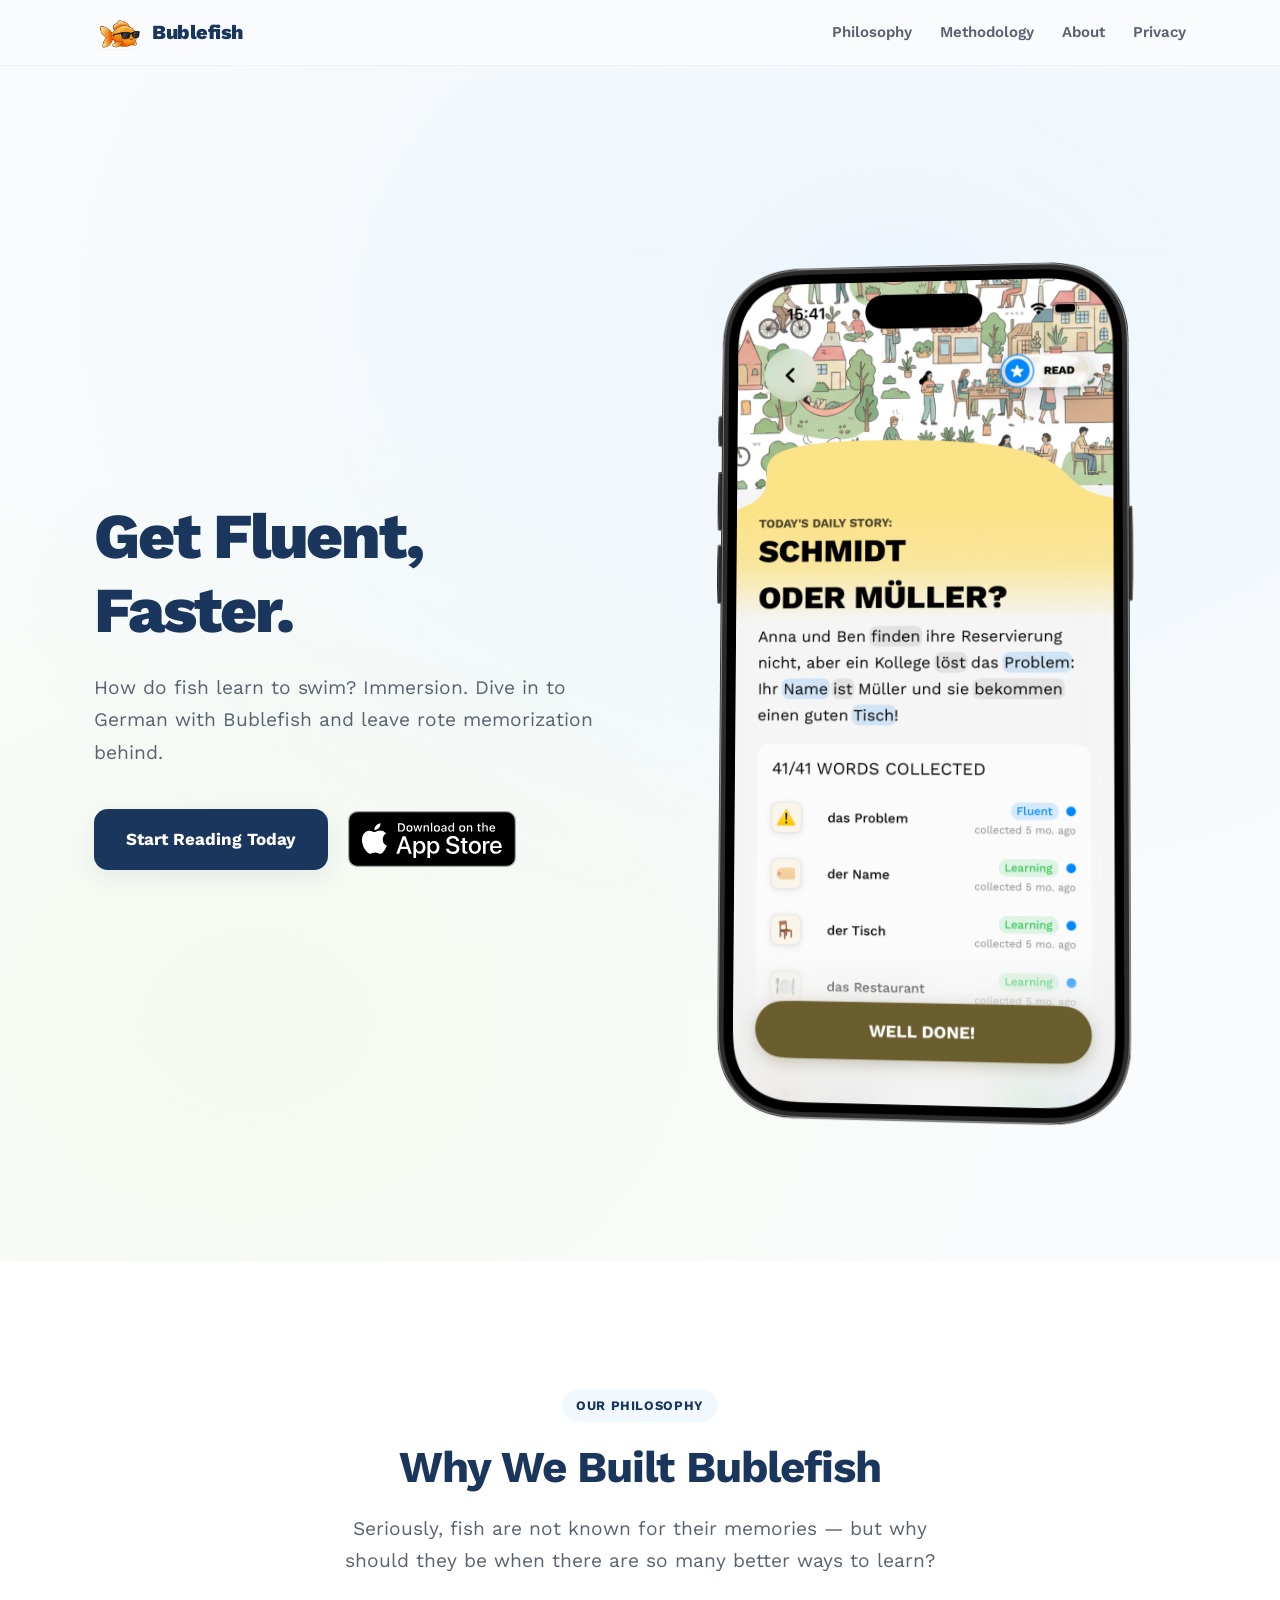
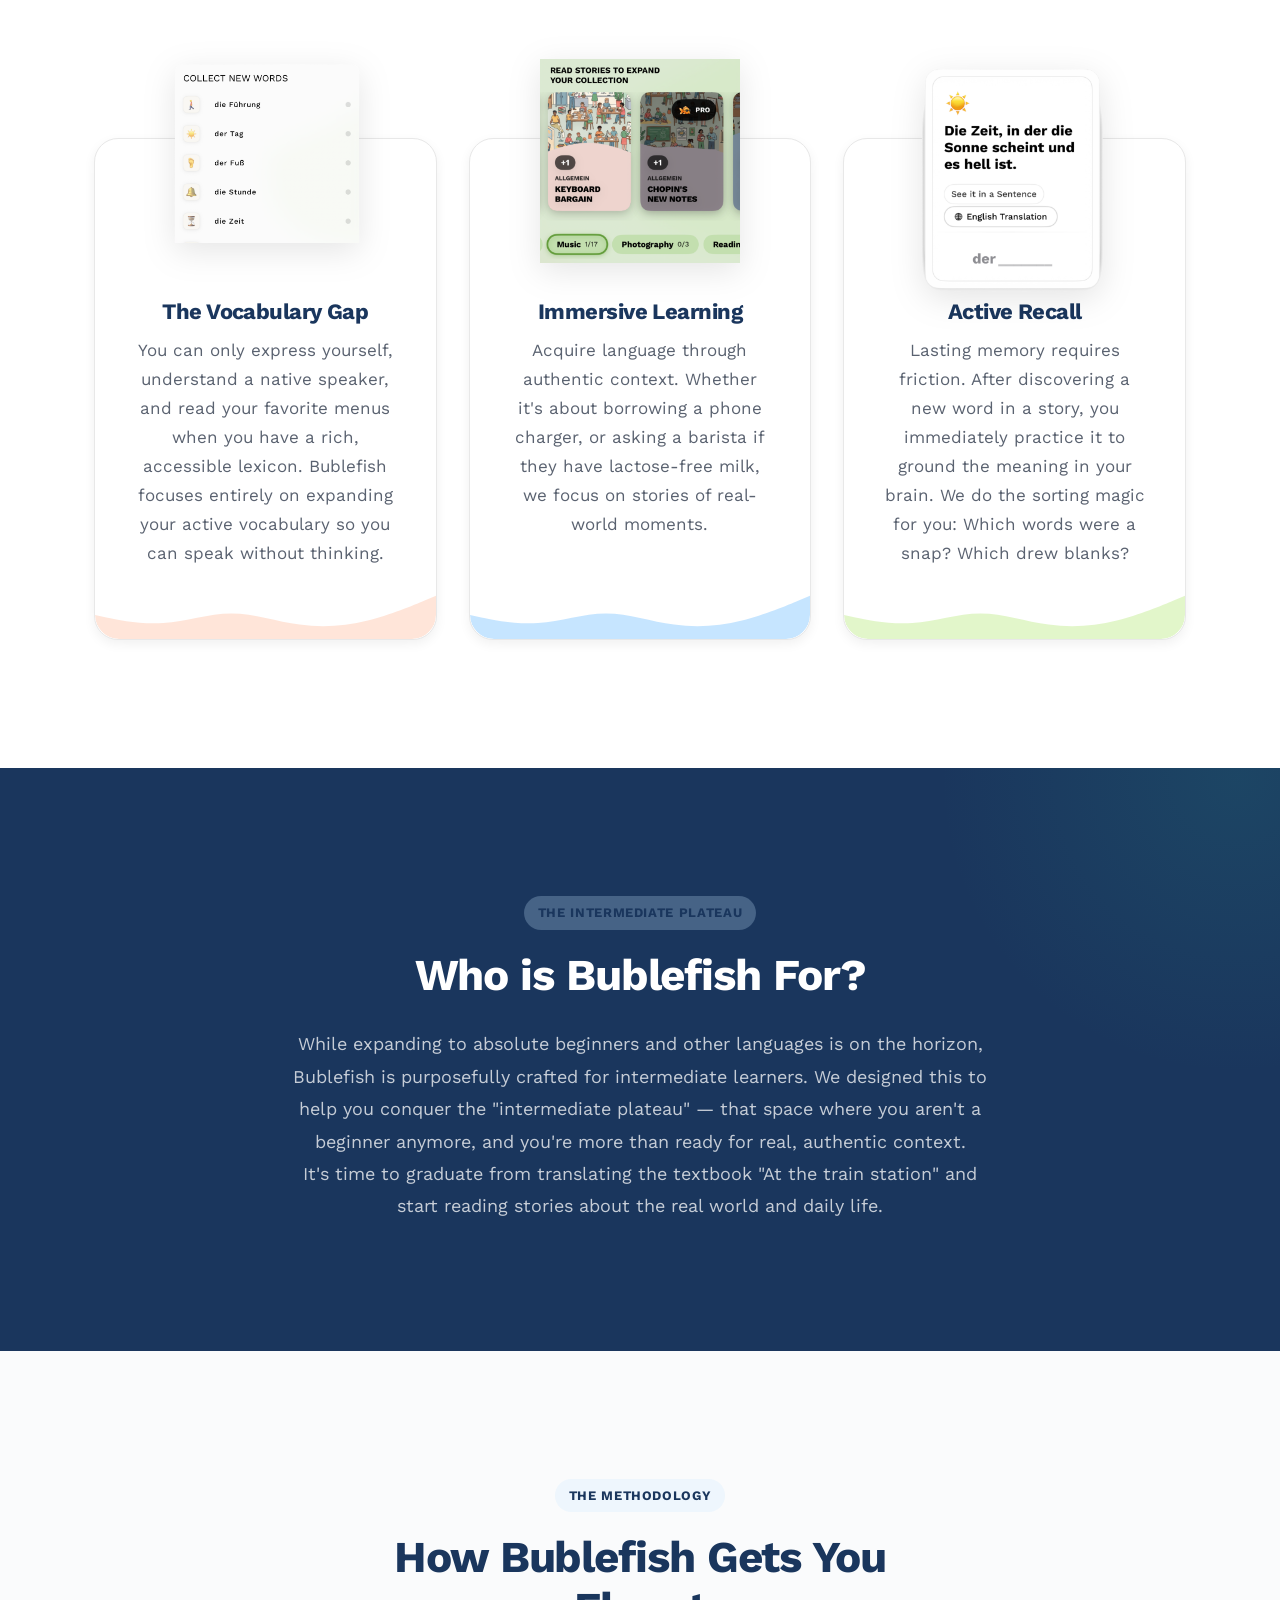
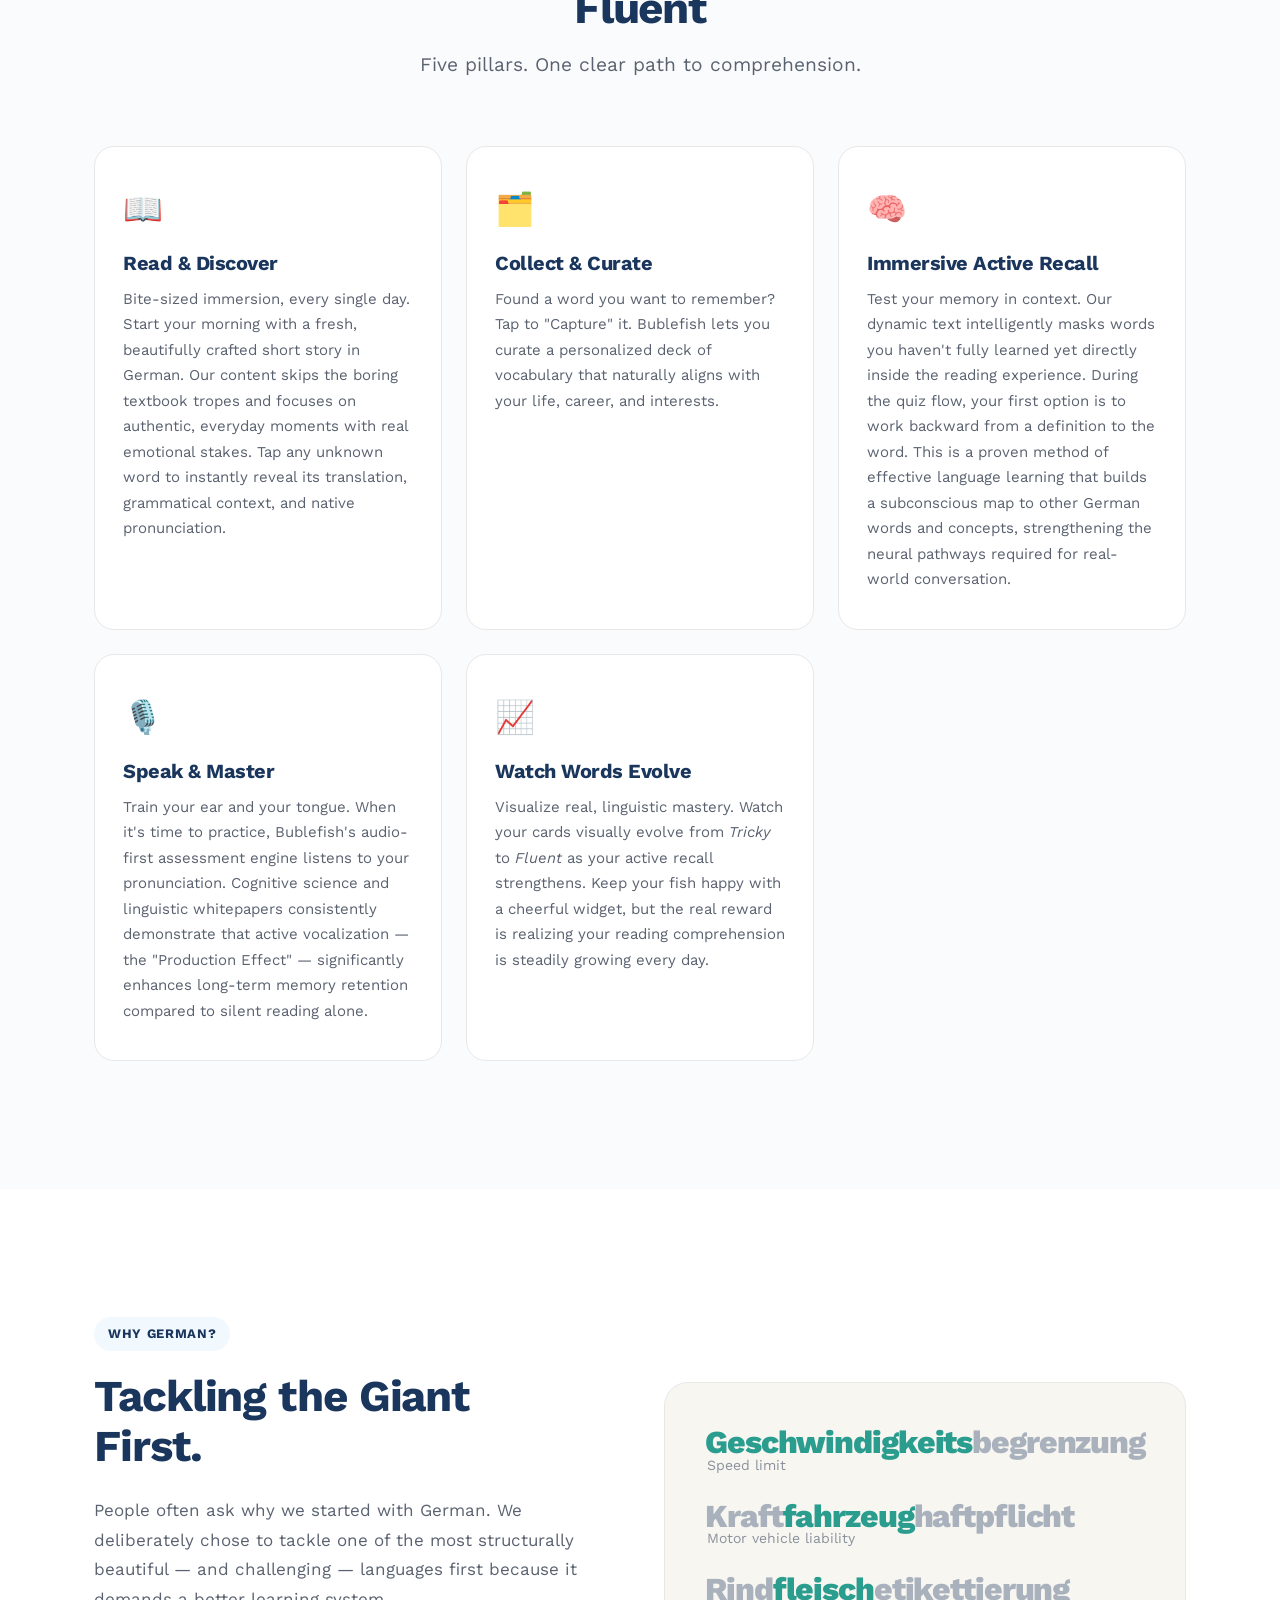
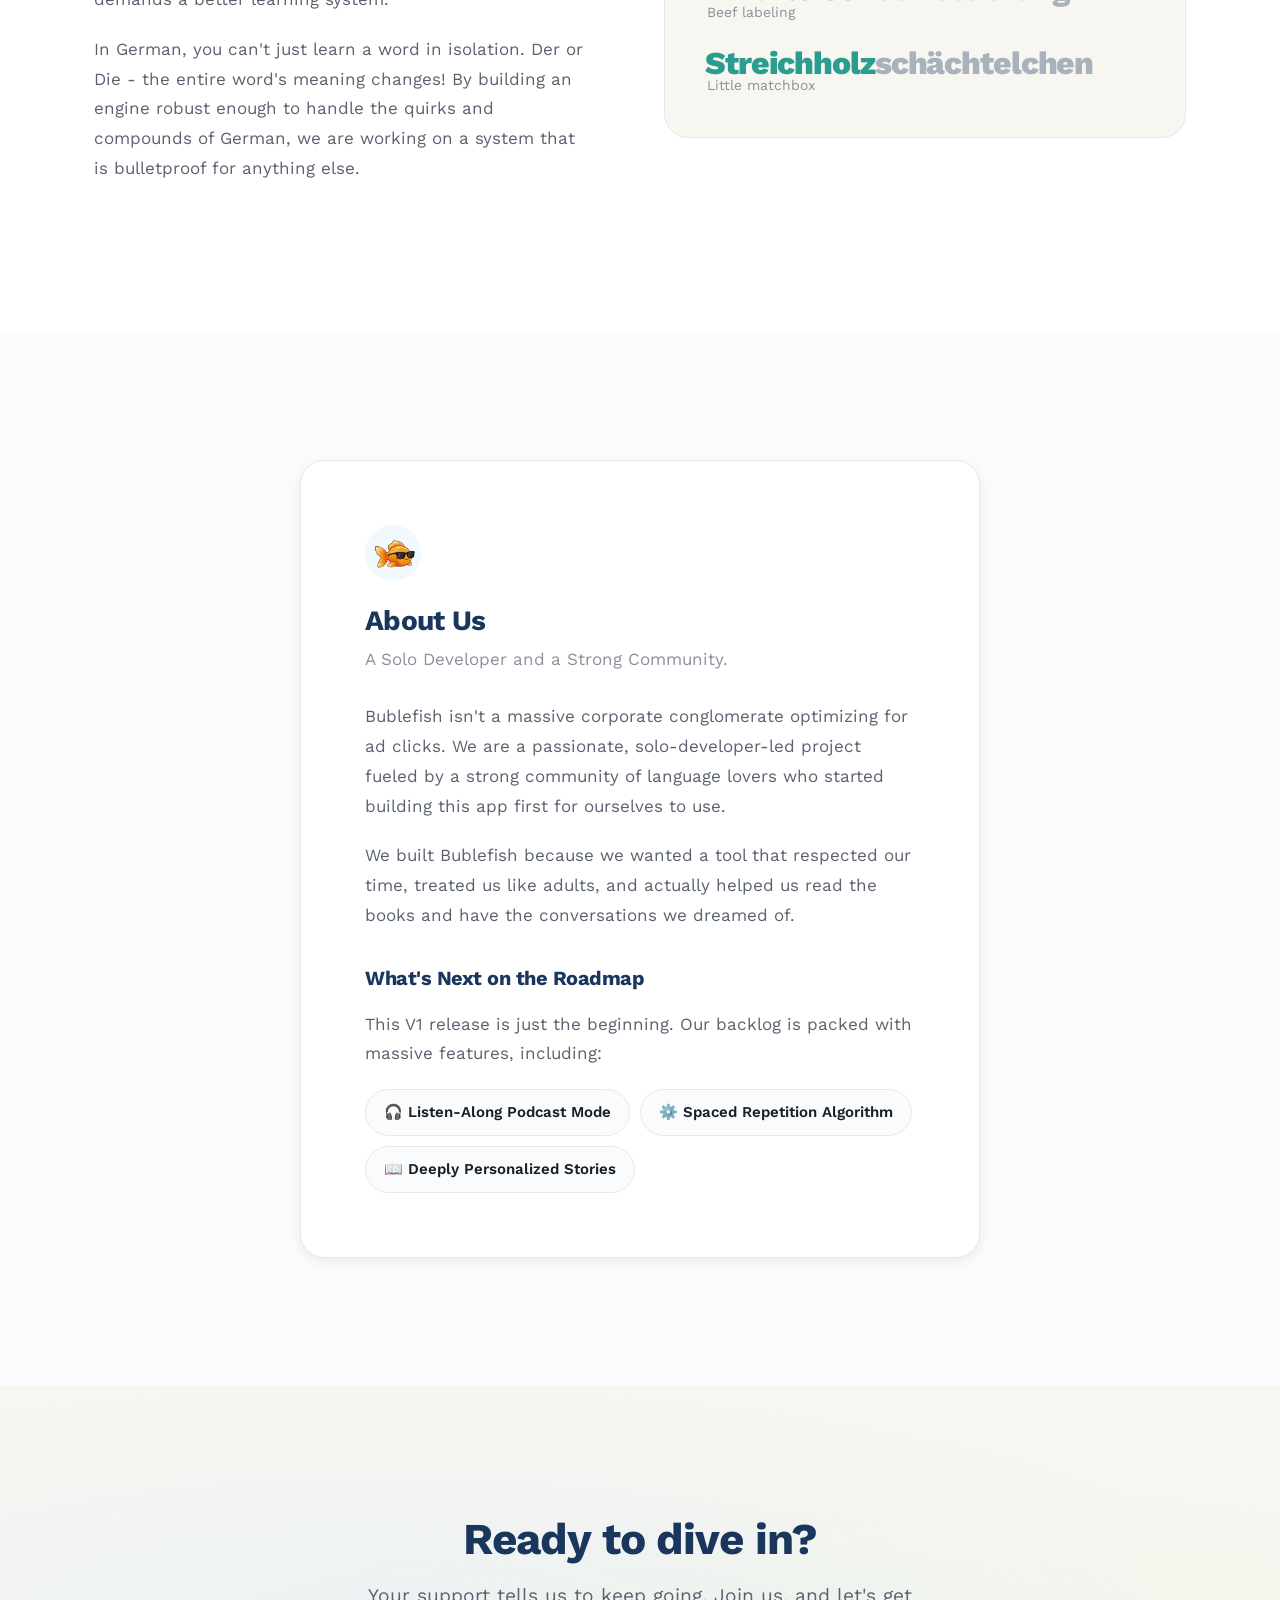
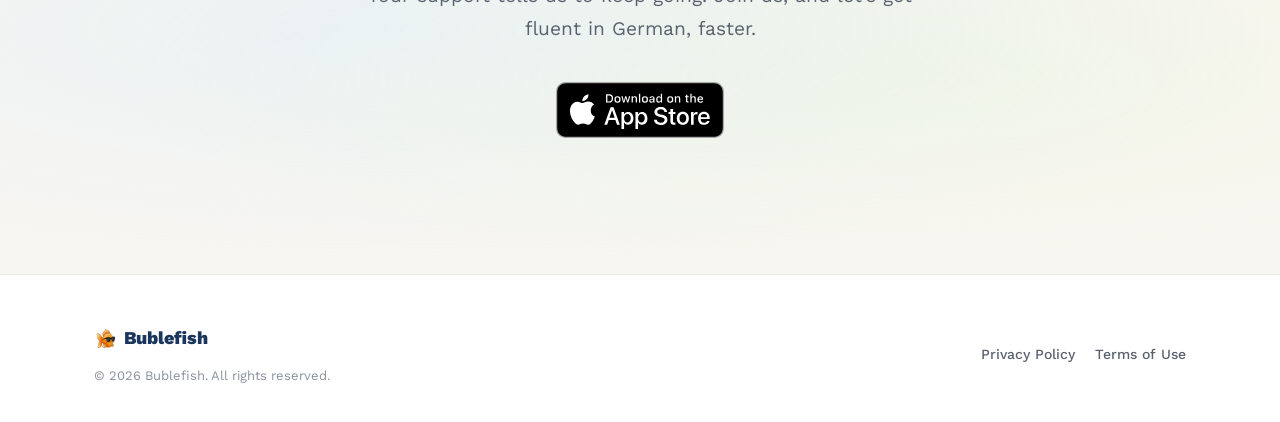
<file: index.html>
<!DOCTYPE html>
<html lang="en">
<head>
    <meta charset="UTF-8">
    <meta name="viewport" content="width=device-width, initial-scale=1.0">
    <title>Bublefish — Get Fluent, Faster.</title>
    <meta name="description" content="Build your German vocabulary effortlessly through beautiful daily stories, native audio, and immersive active recall.">
    <link rel="stylesheet" href="styles.css">
    <link rel="icon" href="icon.png" type="image/png">
</head>
<body>

    <!-- ════════════════════════════════════════════════════════
         HEADER
         ════════════════════════════════════════════════════════ -->
    <header>
        <div class="container header-container">
            <a href="/" class="logo">
                <img src="icon.png" alt="Bublefish" class="logo-icon">
                Bublefish
            </a>
            <button class="mobile-toggle" aria-label="Toggle Menu">
                <svg viewBox="0 0 24 24" xmlns="http://www.w3.org/2000/svg">
                    <path d="M3 18h18v-2H3v2zm0-5h18v-2H3v2zm0-7v2h18V6H3z"/>
                </svg>
            </button>
            <nav class="nav-links">
                <a href="#philosophy">Philosophy</a>
                <a href="#methodology">Methodology</a>
                <a href="#about">About</a>
                <a href="privacy.html">Privacy</a>
            </nav>
        </div>
    </header>

    <!-- ════════════════════════════════════════════════════════
         1. HERO
         Clean, distraction-free. Large typography centered
         above a floating iPhone mockup showing a Daily Story
         book cover. Soft, elegant background gradient.
         ════════════════════════════════════════════════════════ -->
    <section class="hero">
        <div class="container hero-container">
            <div class="hero-content">
                <h1>Get Fluent, Faster.</h1>
                <p class="lead">How do fish learn to swim? Immersion. Dive in to German with Bublefish and leave rote memorization behind.</p>
                <div class="cta-group">
                    <a href="#download" class="btn-primary">
                        Start Reading Today
                    </a>
                    <a href="#download" class="app-store-badge">
                        <img src="assets/download-on-the-app-store.svg" alt="Download on the App Store">
                    </a>
                </div>
            </div>

            <div class="hero-visual">
                <img src="WebsiteImage/BublefishHeroScreenshotwithDevice.png" alt="Bublefish app screenshot" class="hero-screenshot">
            </div>
        </div>
    </section>

    <!-- ════════════════════════════════════════════════════════
         2. OUR PHILOSOPHY
         Staggered zig-zag layout. Fish emojis as visuals,
         matched to their in-app emotional context.
         ════════════════════════════════════════════════════════ -->
    <section id="philosophy" class="philosophy">
        <div class="container">
            <div class="philosophy-intro">
                <span class="section-label">Our Philosophy</span>
                <h2>Why We Built Bublefish</h2>
                <p class="lead">Seriously, fish are not known for their memories — but why should they be when there are so many better ways to learn?</p>
            </div>

            <div class="philosophy-grid">
                <!-- The Vocabulary Gap -->
                <div class="philosophy-item item-peach">
                    <img src="WebsiteImage/TheVocabularyGap.png" class="card-breakout-img" alt="The Vocabulary Gap">
                    <h3>The Vocabulary Gap</h3>
                    <p> You can only express yourself, understand a native speaker, and read your favorite menus when you have a rich, accessible lexicon. Bublefish focuses entirely on expanding your active vocabulary so you can speak without thinking. </p> 
                </div>

                <!-- Immersive Learning -->
                <div class="philosophy-item item-blue">
                    <img src="WebsiteImage/ImmersiveLearning.png" class="card-breakout-img" alt="Immersive Learning">
                    <h3>Immersive Learning</h3>
                    <p>Acquire language through authentic context. Whether it's about borrowing a phone charger, or asking a barista if they have lactose-free milk, we focus on stories of real-world moments.</p>
                </div>

                <!-- Active Recall -->
                <div class="philosophy-item item-olive">
                    <img src="WebsiteImage/ActiveRecall.png" class="card-breakout-img" alt="Active Recall">
                    <h3>Active Recall</h3>
                    <p>Lasting memory requires friction. After discovering a new word in a story, you immediately practice it to ground the meaning in your brain. We do the sorting magic for you: Which words were a snap? Which drew blanks?</p>
                </div>
            </div>
        </div>
    </section>

    <!-- ════════════════════════════════════════════════════════
         4. WHO IS BUBLEFISH FOR?
         High-contrast dark section. Midnight background.
         Commands attention from the target audience.
         ════════════════════════════════════════════════════════ -->
    <section class="audience">
        <div class="container">
            <div class="audience-content">
                <span class="section-label">The Intermediate Plateau</span>
                <h2>Who is Bublefish For?</h2>
                <p>While expanding to absolute beginners and other languages is on the horizon, Bublefish is purposefully crafted for intermediate learners. We designed this to help you conquer the "intermediate plateau" — that space where you aren't a beginner anymore, and you're more than ready for real, authentic context.</p>
                <p>It's time to graduate from translating the textbook "At the train station" and start reading stories about the real world and daily life.</p>
            </div>
        </div>
    </section>

    <!-- ════════════════════════════════════════════════════════
         3. THE BUBLEFISH METHODOLOGY
         2×3 card grid. Each card features a relevant
         visual strip of in-app assets beneath the copy.
         ════════════════════════════════════════════════════════ -->
    <section id="methodology" class="methodology">
        <div class="container">
            <div class="methodology-intro">
                <span class="section-label">The Methodology</span>
                <h2>How Bublefish Gets You Fluent</h2>
                <p class="lead">Five pillars. One clear path to comprehension.</p>
            </div>

            <div class="method-grid">
                <!-- Card 1: Read & Discover -->
                <div class="method-card">
                    <span class="method-card-emoji">📖</span>
                    <h3>Read & Discover</h3>
                    <p>Bite-sized immersion, every single day. Start your morning with a fresh, beautifully crafted short story in German. Our content skips the boring textbook tropes and focuses on authentic, everyday moments with real emotional stakes. Tap any unknown word to instantly reveal its translation, grammatical context, and native pronunciation.</p>

                </div>

                <!-- Card 2: Collect & Curate -->
                <div class="method-card">
                    <span class="method-card-emoji">🗂️</span>
                    <h3>Collect & Curate</h3>
                    <p>Found a word you want to remember? Tap to "Capture" it. Bublefish lets you curate a personalized deck of vocabulary that naturally aligns with your life, career, and interests.</p>

                </div>

                <!-- Card 3: Immersive Active Recall -->
                <div class="method-card">
                    <span class="method-card-emoji">🧠</span>
                    <h3>Immersive Active Recall</h3>
                    <p>Test your memory in context. Our dynamic text intelligently masks words you haven't fully learned yet directly inside the reading experience. During the quiz flow, your first option is to work backward from a definition to the word. This is a proven method of effective language learning that builds a subconscious map to other German words and concepts, strengthening the neural pathways required for real-world conversation.</p>
                </div>

                <!-- Card 4: Speak & Master -->
                <div class="method-card">
                    <span class="method-card-emoji">🎙️</span>
                    <h3>Speak & Master</h3>
                    <p>Train your ear and your tongue. When it's time to practice, Bublefish's audio-first assessment engine listens to your pronunciation. Cognitive science and linguistic whitepapers consistently demonstrate that active vocalization — the "Production Effect" — significantly enhances long-term memory retention compared to silent reading alone.</p>
                </div>

                <!-- Card 5: Watch Words Evolve -->
                <div class="method-card">
                    <span class="method-card-emoji">📈</span>
                    <h3>Watch Words Evolve</h3>
                    <p>Visualize real, linguistic mastery. Watch your cards visually evolve from <em>Tricky</em> to <em>Fluent</em> as your active recall strengthens. Keep your fish happy with a cheerful widget, but the real reward is realizing your reading comprehension is steadily growing every day.</p>

                </div>
            </div>
        </div>
    </section>

    <!-- ════════════════════════════════════════════════════════
         5. WHY GERMAN?
         Text block paired with a typographic illustration
         of complex German compound nouns.
         ════════════════════════════════════════════════════════ -->
    <section class="why-german">
        <div class="container">
            <div class="why-german-layout">
                <div class="why-german-text">
                    <span class="section-label">Why German?</span>
                    <h2>Tackling the Giant First.</h2>
                    <p>People often ask why we started with German. We deliberately chose to tackle one of the most structurally beautiful — and challenging — languages first because it demands a better learning system.</p>
                    <p>In German, you can't just learn a word in isolation. Der or Die - the entire word's meaning changes! By building an engine robust enough to handle the quirks and compounds of German, we are working on a system that is bulletproof for anything else.</p>
                </div>
                <div class="compound-words">
                    <div>
                        <div class="compound-word"><em>Geschwindigkeits</em><span>begrenzung</span></div>
                        <div class="compound-caption">Speed limit</div>
                    </div>
                    <div>
                        <div class="compound-word"><span>Kraft</span><em>fahrzeug</em><span>haftpflicht</span></div>
                        <div class="compound-caption">Motor vehicle liability</div>
                    </div>
                    <div>
                        <div class="compound-word"><span>Rind</span><em>fleisch</em><span>etikettierung</span></div>
                        <div class="compound-caption">Beef labeling</div>
                    </div>
                    <div>
                        <div class="compound-word"><em>Streichholz</em><span>schächtelchen</span></div>
                        <div class="compound-caption">Little matchbox</div>
                    </div>
                </div>
            </div>
        </div>
    </section>

    <!-- ════════════════════════════════════════════════════════
         6. ABOUT US — THE MANIFESTO
         Personal, letter-style format. Small avatar.
         Clean, text-heavy section that builds trust.
         Roadmap as floating pills.
         ════════════════════════════════════════════════════════ -->
    <section id="about" class="manifesto">
        <div class="container">
            <div class="manifesto-letter">
                <img src="assets/Cool.png" alt="Bublefish — the Cool fish" class="manifesto-avatar">
                <h2>About Us</h2>
                <p class="subtitle">A Solo Developer and a Strong Community.</p>

                <p>Bublefish isn't a massive corporate conglomerate optimizing for ad clicks. We are a passionate, solo-developer-led project fueled by a strong community of language lovers who started building this app first for ourselves to use.</p>

                <p>We built Bublefish because we wanted a tool that respected our time, treated us like adults, and actually helped us read the books and have the conversations we dreamed of.</p>

                <h3>What's Next on the Roadmap</h3>
                <p>This V1 release is just the beginning. Our backlog is packed with massive features, including:</p>

                <ul class="roadmap-pills">
                    <li>🎧 Listen-Along Podcast Mode</li>
                    <li>⚙️ Spaced Repetition Algorithm</li>
                    <li>📖 Deeply Personalized Stories</li>
                </ul>

                
            </div>
        </div>
    </section>

    <!-- ════════════════════════════════════════════════════════
         FINAL CTA
         ════════════════════════════════════════════════════════ -->
    <section id="download" class="cta-section">
        <div class="container">
            <div class="cta-content">
                <h2>Ready to dive in?</h2>
                <p class="lead">Your support tells us to keep going. Join us, and let's get fluent in German, faster.</p>
                <a href="#download" class="app-store-badge">
                    <img src="assets/download-on-the-app-store.svg" alt="Download on the App Store">
                </a>
            </div>
        </div>
    </section>

    <!-- ════════════════════════════════════════════════════════
         FOOTER
         ════════════════════════════════════════════════════════ -->
    <footer>
        <div class="container footer-container">
            <div class="footer-left">
                <div class="footer-logo">
                    <img src="icon.png" alt="Bublefish" class="footer-icon">
                    Bublefish
                </div>
                <p>&copy; 2026 Bublefish. All rights reserved.</p>
            </div>
            <div class="footer-links">
                <a href="privacy.html">Privacy Policy</a>
                <a href="#">Terms of Use</a>
            </div>
        </div>
    </footer>

    <script>
        document.addEventListener('DOMContentLoaded', () => {
            const heroSection = document.querySelector('.hero');
            const heroScreenshot = document.querySelector('.hero-screenshot');
            
            if (heroSection && heroScreenshot) {
                // Initial static tilt
                heroScreenshot.style.transform = 'rotateY(-4deg) rotateX(2deg)';
                heroScreenshot.style.transition = 'transform 0.1s ease-out';
                
                heroSection.addEventListener('mousemove', (e) => {
                    const rect = heroSection.getBoundingClientRect();
                    const x = e.clientX - rect.left;
                    const y = e.clientY - rect.top;
                    
                    const centerX = rect.width / 2;
                    const centerY = rect.height / 2;
                    
                    // Calculate rotation based on mouse position relative to center
                    // Limiting max rotation to a subtle degree
                    const rotateX = ((y - centerY) / centerY) * -10; // Invert Y
                    const rotateY = ((x - centerX) / centerX) * 10;
                    
                    heroScreenshot.style.transform = `perspective(1200px) rotateX(${rotateX}deg) rotateY(${rotateY}deg)`;
                });
                
                heroSection.addEventListener('mouseleave', () => {
                    heroScreenshot.style.transition = 'transform 0.6s ease';
                    heroScreenshot.style.transform = 'perspective(1200px) rotateY(-4deg) rotateX(2deg)';
                    
                    setTimeout(() => {
                        heroScreenshot.style.transition = 'transform 0.1s ease-out';
                    }, 600);
                });
            }
        });
    </script>

    <script>
        // Mobile Menu Toggle
        const mobileToggle = document.querySelector('.mobile-toggle');
        const navLinks = document.querySelector('.nav-links');
        
        mobileToggle.addEventListener('click', () => {
            navLinks.classList.toggle('nav-open');
            mobileToggle.classList.toggle('is-active');
            
            // Swap SVG between hamburger and close icon
            if (mobileToggle.classList.contains('is-active')) {
                mobileToggle.innerHTML = `<svg viewBox="0 0 24 24" xmlns="http://www.w3.org/2000/svg"><path d="M19 6.41L17.59 5 12 10.59 6.41 5 5 6.41 10.59 12 5 17.59 6.41 19 12 13.41 17.59 19 19 17.59 13.41 12z"/></svg>`;
            } else {
                mobileToggle.innerHTML = `<svg viewBox="0 0 24 24" xmlns="http://www.w3.org/2000/svg"><path d="M3 18h18v-2H3v2zm0-5h18v-2H3v2zm0-7v2h18V6H3z"/></svg>`;
            }
        });

        // Close menu when clicking a link
        document.querySelectorAll('.nav-links a').forEach(link => {
            link.addEventListener('click', () => {
                navLinks.classList.remove('nav-open');
                mobileToggle.classList.remove('is-active');
                mobileToggle.innerHTML = `<svg viewBox="0 0 24 24" xmlns="http://www.w3.org/2000/svg"><path d="M3 18h18v-2H3v2zm0-5h18v-2H3v2zm0-7v2h18V6H3z"/></svg>`;
            });
        });
    </script>
</body>
</html>
</file>
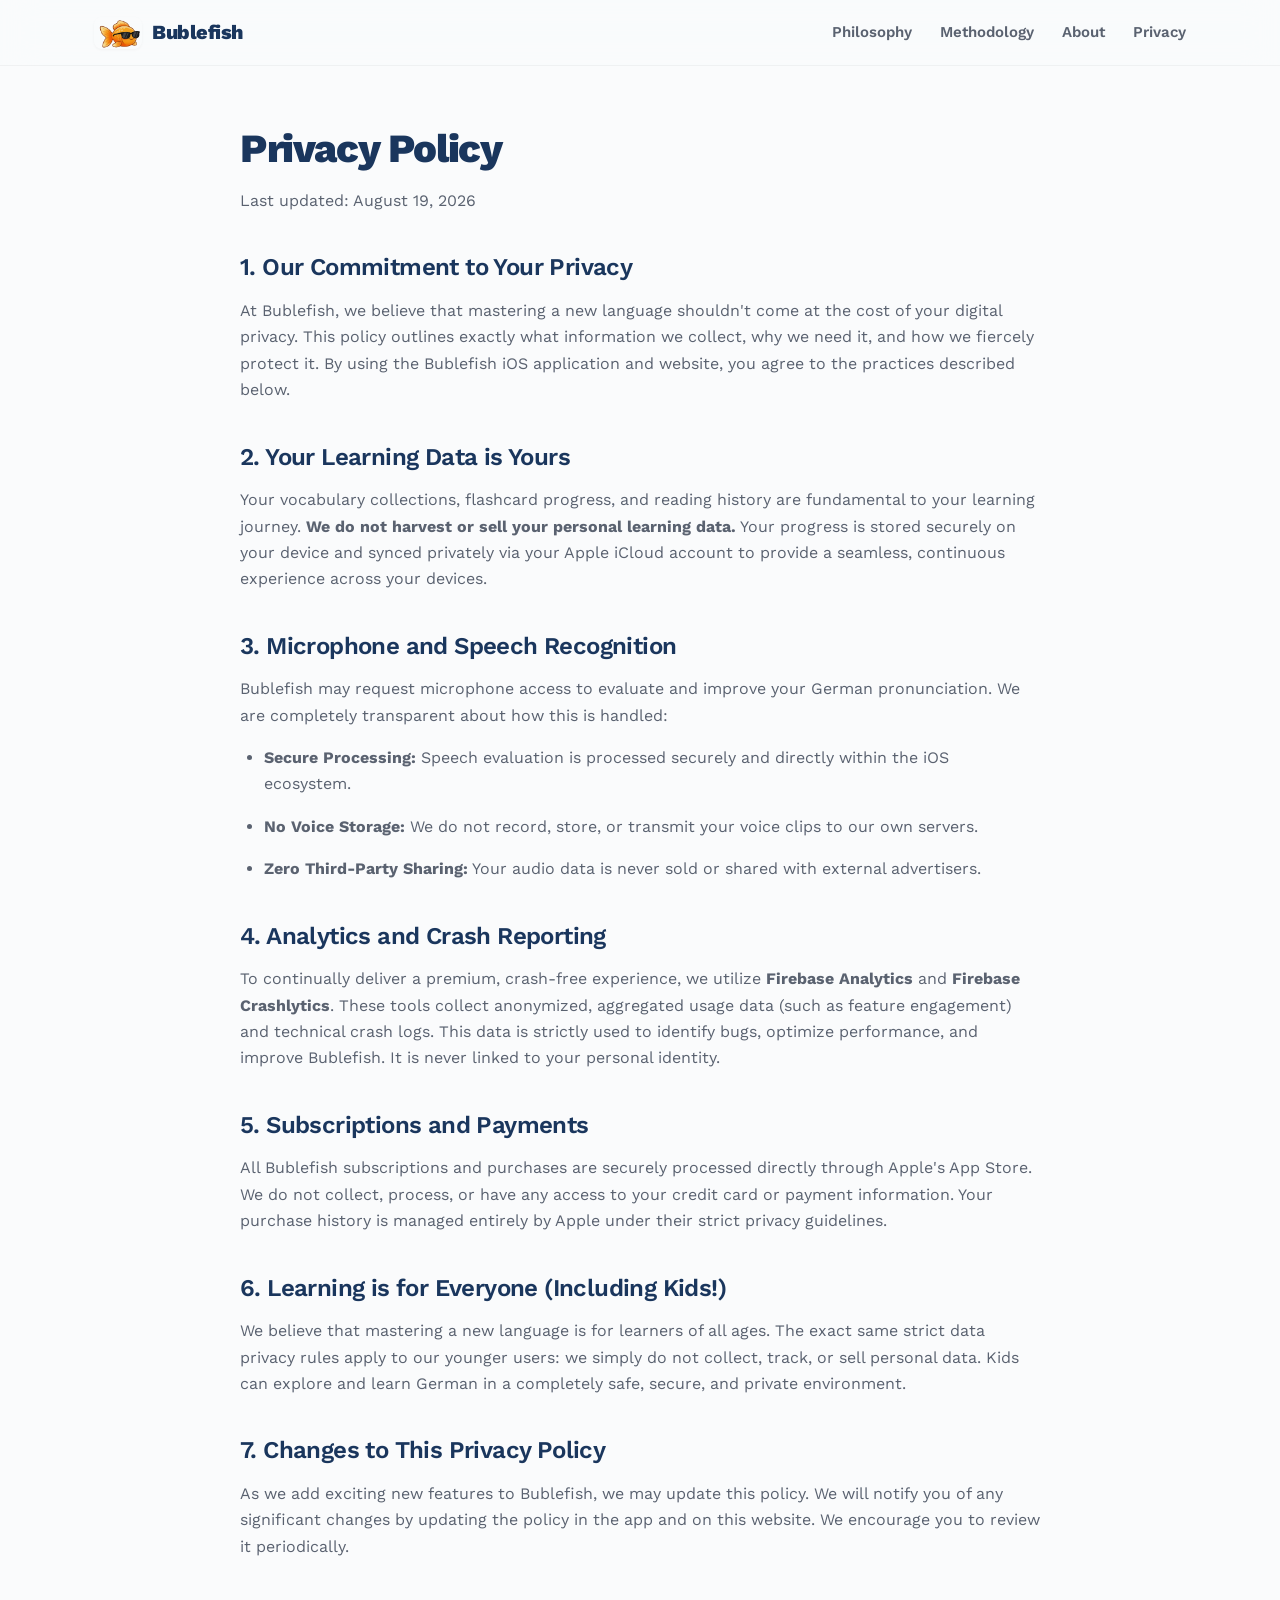
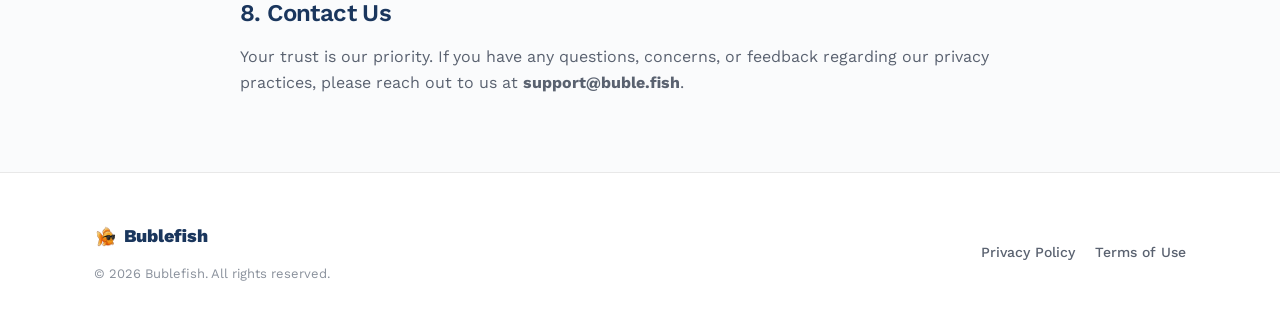
<file: privacy.html>
<!DOCTYPE html>
<html lang="en">
<head>
    <meta charset="UTF-8">
    <meta name="viewport" content="width=device-width, initial-scale=1.0">
    <title>Privacy Policy — Bublefish</title>
    <link rel="stylesheet" href="styles.css">
    <link rel="icon" href="icon.png" type="image/png">
</head>
<body>
    <header>
        <div class="container header-container">
            <a href="index.html" class="logo">
                <img src="icon.png" alt="Bublefish" class="logo-icon">
                Bublefish
            </a>
            <nav class="nav-links">
                <a href="index.html#philosophy">Philosophy</a>
                <a href="index.html#methodology">Methodology</a>
                <a href="index.html#about">About</a>
                <a href="privacy.html">Privacy</a>
            </nav>
        </div>
    </header>

    <main class="container privacy-content">
        <h1>Privacy Policy</h1>
        <p class="text-secondary">Last updated: August 19, 2026</p>

        <h2>1. Our Commitment to Your Privacy</h2>
        <p>At Bublefish, we believe that mastering a new language shouldn't come at the cost of your digital privacy. This policy outlines exactly what information we collect, why we need it, and how we fiercely protect it. By using the Bublefish iOS application and website, you agree to the practices described below.</p>

        <h2>2. Your Learning Data is Yours</h2>
        <p>Your vocabulary collections, flashcard progress, and reading history are fundamental to your learning journey. <strong>We do not harvest or sell your personal learning data.</strong> Your progress is stored securely on your device and synced privately via your Apple iCloud account to provide a seamless, continuous experience across your devices.</p>

        <h2>3. Microphone and Speech Recognition</h2>
        <p>Bublefish may request microphone access to evaluate and improve your German pronunciation. We are completely transparent about how this is handled:</p>
        <ul>
            <li><strong>Secure Processing:</strong> Speech evaluation is processed securely and directly within the iOS ecosystem.</li>
            <li><strong>No Voice Storage:</strong> We do not record, store, or transmit your voice clips to our own servers.</li>
            <li><strong>Zero Third-Party Sharing:</strong> Your audio data is never sold or shared with external advertisers.</li>
        </ul>

        <h2>4. Analytics and Crash Reporting</h2>
        <p>To continually deliver a premium, crash-free experience, we utilize <strong>Firebase Analytics</strong> and <strong>Firebase Crashlytics</strong>. These tools collect anonymized, aggregated usage data (such as feature engagement) and technical crash logs. This data is strictly used to identify bugs, optimize performance, and improve Bublefish. It is never linked to your personal identity.</p>

        <h2>5. Subscriptions and Payments</h2>
        <p>All Bublefish subscriptions and purchases are securely processed directly through Apple's App Store. We do not collect, process, or have any access to your credit card or payment information. Your purchase history is managed entirely by Apple under their strict privacy guidelines.</p>

        <h2>6. Learning is for Everyone (Including Kids!)</h2>
        <p>We believe that mastering a new language is for learners of all ages. The exact same strict data privacy rules apply to our younger users: we simply do not collect, track, or sell personal data. Kids can explore and learn German in a completely safe, secure, and private environment.</p>

        <h2>7. Changes to This Privacy Policy</h2>
        <p>As we add exciting new features to Bublefish, we may update this policy. We will notify you of any significant changes by updating the policy in the app and on this website. We encourage you to review it periodically.</p>

        <h2>8. Contact Us</h2>
        <p>Your trust is our priority. If you have any questions, concerns, or feedback regarding our privacy practices, please reach out to us at <strong>support@buble.fish</strong>.</p>
    </main>

    <footer>
        <div class="container footer-container">
            <div class="footer-left">
                <div class="footer-logo">
                    <img src="icon.png" alt="Bublefish" class="footer-icon">
                    Bublefish
                </div>
                <p>&copy; 2026 Bublefish. All rights reserved.</p>
            </div>
            <div class="footer-links">
                <a href="privacy.html">Privacy Policy</a>
                <a href="#">Terms of Use</a>
            </div>
        </div>
    </footer>
</body>
</html>
</file>
<file: styles.css>
@import url('https://fonts.googleapis.com/css2?family=Work+Sans:wght@400;500;600;700;800&display=swap');

/* ============================================================
   DESIGN TOKENS
   ============================================================ */
:root {
    /* Brand Palette — Pastel + Midnight */
    --white: #FFFFFF;
    --off-white: #FAFBFC;
    --bg-warm: #F8F6F1;
    --card-stroke: #E8E8E8;
    --text-primary: #1A1F24;
    --text-secondary: #5A6270;
    --text-tertiary: #8A919C;

    --pale-blue: #C6E5FF;
    --pale-blue-muted: rgba(198, 229, 255, 0.25);
    --olive: #E2F6CA;
    --olive-muted: rgba(226, 246, 202, 0.25);
    --peach: #FFE5D9;
    --peach-muted: rgba(255, 229, 217, 0.2);
    --lavender: #FFDFFD;
    --lavender-muted: rgba(255, 223, 253, 0.2);

    --midnight: #1A365D;
    --midnight-deep: #0F2240;
    --teal: #2A9D8F;

    /* Shadows */
    --shadow-xs: 0 1px 3px rgba(0,0,0,0.04);
    --shadow-sm: 0 4px 12px rgba(0,0,0,0.06);
    --shadow-md: 0 8px 24px rgba(26, 54, 93, 0.08);
    --shadow-lg: 0 16px 48px rgba(26, 54, 93, 0.12);
    --shadow-xl: 0 24px 64px rgba(26, 54, 93, 0.16);

    /* Typography */
    --font: 'Work Sans', -apple-system, BlinkMacSystemFont, 'Segoe UI', sans-serif;
    --tracking-tight: -0.025em;
    --tracking-tighter: -0.035em;

    /* Layout */
    --max-w: 1140px;
    --max-w-narrow: 720px;
    --section-pad: clamp(80px, 10vw, 140px);
}

/* ============================================================
   RESET & BASE
   ============================================================ */
*, *::before, *::after { box-sizing: border-box; margin: 0; padding: 0; }

html { scroll-behavior: smooth; }

body {
    font-family: var(--font);
    background: var(--off-white);
    color: var(--text-primary);
    line-height: 1.65;
    -webkit-font-smoothing: antialiased;
    -moz-osx-font-smoothing: grayscale;
    overflow-x: hidden;
}

img { display: block; max-width: 100%; height: auto; }

a { color: inherit; text-decoration: none; transition: color 0.2s; }

/* ============================================================
   TYPOGRAPHY
   ============================================================ */
h1, h2, h3, h4 {
    font-weight: 700;
    letter-spacing: var(--tracking-tight);
    line-height: 1.15;
    color: var(--midnight);
}

h1 {
    font-size: clamp(2.75rem, 5vw, 4.25rem);
    font-weight: 800;
    letter-spacing: var(--tracking-tighter);
}

h2 {
    font-size: clamp(2rem, 3.5vw, 2.75rem);
}

h3 {
    font-size: 1.375rem;
    font-weight: 700;
}

.text-secondary { color: var(--text-secondary); }

.lead {
    font-size: clamp(1.125rem, 1.5vw, 1.3rem);
    color: var(--text-secondary);
    line-height: 1.7;
}

/* ============================================================
   LAYOUT
   ============================================================ */
.container {
    max-width: var(--max-w);
    margin: 0 auto;
    padding: 0 24px;
}

.container--narrow {
    max-width: var(--max-w-narrow);
    margin: 0 auto;
    padding: 0 24px;
}

.section-label {
    display: inline-flex;
    align-items: center;
    font-size: 0.8125rem;
    font-weight: 700;
    letter-spacing: 0.05em;
    text-transform: uppercase;
    color: var(--midnight);
    background: var(--pale-blue-muted);
    padding: 6px 14px;
    border-radius: 999px;
    margin-bottom: 20px;
}

/* ============================================================
   HEADER
   ============================================================ */
header {
    position: sticky;
    top: 0;
    z-index: 100;
    padding: 16px 0;
    background: rgba(250, 251, 252, 0.85);
    backdrop-filter: blur(16px) saturate(180%);
    -webkit-backdrop-filter: blur(16px) saturate(180%);
    border-bottom: 1px solid rgba(0,0,0,0.04);
}

.header-container {
    display: flex;
    justify-content: space-between;
    align-items: center;
}

.logo {
    display: flex;
    align-items: center;
    gap: 10px;
    font-weight: 800;
    font-size: 1.25rem;
    letter-spacing: -0.5px;
    color: var(--midnight);
}

.logo-icon {
    width: auto;
    height: 32px;
    border-radius: 8px;
    box-shadow: var(--shadow-xs);
}

.nav-links { display: flex; gap: 28px; }

.nav-links a {
    font-weight: 600;
    font-size: 0.9375rem;
    color: var(--text-secondary);
    transition: color 0.2s;
}

.nav-links a:hover { color: var(--midnight); }

/* ============================================================
   BUTTONS
   ============================================================ */
.btn-primary {
    display: inline-flex;
    align-items: center;
    justify-content: center;
    gap: 10px;
    background: var(--midnight);
    color: var(--white);
    font-family: var(--font);
    font-weight: 700;
    font-size: 1.0625rem;
    padding: 16px 32px;
    border-radius: 14px;
    border: none;
    cursor: pointer;
    box-shadow: var(--shadow-md);
    transition: all 0.3s cubic-bezier(0.25, 0.8, 0.25, 1);
    text-decoration: none;
}

.btn-primary:hover {
    background: var(--midnight-deep);
    transform: translateY(-2px);
    box-shadow: var(--shadow-lg);
    color: var(--white);
}

.btn-primary svg {
    width: 20px;
    height: 20px;
    fill: currentColor;
}

/* ============================================================
   HERO
   ============================================================ */
.hero {
    padding: clamp(60px, 10vw, 120px) 0 clamp(40px, 6vw, 80px);
    background:
        radial-gradient(ellipse 80% 60% at 70% 20%, var(--pale-blue-muted), transparent),
        radial-gradient(ellipse 60% 50% at 20% 80%, var(--olive-muted), transparent),
        var(--off-white);
}

.hero-container {
    display: flex;
    align-items: center;
    justify-content: space-between;
    gap: 40px;
}

.hero-content {
    flex: 1;
    max-width: 580px;
}

.hero h1 { margin-bottom: 24px; }

.hero .lead {
    margin-bottom: 40px;
}

.hero-visual {
    flex: 1;
    display: flex;
    justify-content: center;
    perspective: 1200px;
}

.hero-mockup {
    position: relative;
    width: 280px;
    height: 560px;
    background: var(--midnight);
    border-radius: 40px;
    padding: 12px;
    box-shadow: var(--shadow-xl);
    transform: rotateY(-4deg) rotateX(2deg);
    transition: transform 0.6s ease;
}

.hero-mockup:hover {
    transform: rotateY(0deg) rotateX(0deg);
}

.hero-mockup-screen {
    width: 100%;
    height: 100%;
    border-radius: 30px;
    overflow: hidden;
    background: var(--bg-warm);
    display: flex;
    align-items: center;
    justify-content: center;
}

.hero-mockup-screen img {
    width: 100%;
    height: 100%;
    object-fit: cover;
}

.hero-fish-float {
    position: absolute;
    width: 120px;
    height: 120px;
    bottom: -30px;
    right: -40px;
    animation: float 4s ease-in-out infinite;
    filter: drop-shadow(0 8px 16px rgba(0,0,0,0.12));
    z-index: 2;
}

@keyframes float {
    0%, 100% { transform: translateY(0) rotate(-5deg); }
    50% { transform: translateY(-12px) rotate(3deg); }
}

/* ============================================================
   PHILOSOPHY — ZIG-ZAG
   ============================================================ */
.philosophy {
    padding: var(--section-pad) 0;
    background: var(--white);
}

.philosophy-intro {
    text-align: center;
    max-width: 640px;
    margin: 0 auto 80px;
}

.philosophy-intro h2 { margin-bottom: 20px; }

.philosophy-grid {
    display: grid;
    grid-template-columns: repeat(3, 1fr);
    gap: 32px;
}

.philosophy-item {
    background: var(--white);
    padding: 160px 40px 72px 40px; /* Increased top padding to clear tall images */
    border-radius: 24px;
    border: 1px solid var(--card-stroke);
    box-shadow: var(--shadow-sm);
    position: relative;
    text-align: center;
    margin-top: 80px; /* Push down grid to make room for taller top breakout */
}

.card-breakout-img {
    position: absolute;
    top: -80px; /* Move image higher up */
    left: 50%;
    transform: translateX(-50%);
    width: 200px;
    height: auto;
    z-index: 5;
    filter: drop-shadow(0 8px 16px rgba(0,0,0,0.1));
    pointer-events: none;
}

.philosophy-item::after {
    content: '';
    position: absolute;
    bottom: 0;
    left: 0;
    right: 0;
    height: 48px;
    border-bottom-left-radius: 24px;
    border-bottom-right-radius: 24px;
    -webkit-mask-image: url("data:image/svg+xml,%3Csvg xmlns='http://www.w3.org/2000/svg' viewBox='0 0 1440 320' preserveAspectRatio='none'%3E%3Cpath d='M0,160L48,176C96,192,192,224,288,213.3C384,203,480,149,576,149.3C672,149,768,203,864,224C960,245,1056,235,1152,197.3C1248,160,1344,96,1392,64L1440,32L1440,320L1392,320C1344,320,1248,320,1152,320C1056,320,960,320,864,320C768,320,672,320,576,320C480,320,384,320,288,320C192,320,96,320,48,320L0,320Z'/%3E%3C/svg%3E");
    -webkit-mask-size: 100% 100%;
    mask-image: url("data:image/svg+xml,%3Csvg xmlns='http://www.w3.org/2000/svg' viewBox='0 0 1440 320' preserveAspectRatio='none'%3E%3Cpath d='M0,160L48,176C96,192,192,224,288,213.3C384,203,480,149,576,149.3C672,149,768,203,864,224C960,245,1056,235,1152,197.3C1248,160,1344,96,1392,64L1440,32L1440,320L1392,320C1344,320,1248,320,1152,320C1056,320,960,320,864,320C768,320,672,320,576,320C480,320,384,320,288,320C192,320,96,320,48,320L0,320Z'/%3E%3C/svg%3E");
    mask-size: 100% 100%;
}

.item-peach::after { background-color: var(--peach); }
.item-blue::after { background-color: var(--pale-blue); }
.item-olive::after { background-color: var(--olive); }

.philosophy-item h3 {
    font-size: 1.375rem;
    margin-bottom: 12px;
}

.philosophy-item p {
    font-size: 1.0625rem;
    color: var(--text-secondary);
    line-height: 1.7;
}



/* Philosophy Callout Banner */
.callout-banner {
    margin-top: 80px;
    padding: 48px 40px;
    background: linear-gradient(135deg, var(--pale-blue-muted), var(--olive-muted));
    border-radius: 24px;
    text-align: center;
    border: 1px solid rgba(198, 229, 255, 0.3);
}

.callout-banner p {
    font-size: clamp(1.25rem, 2vw, 1.5rem);
    font-weight: 600;
    color: var(--midnight);
    line-height: 1.5;
    max-width: 700px;
    margin: 0 auto;
}

/* ============================================================
   METHODOLOGY — 2×3 CARD GRID
   ============================================================ */
.methodology {
    padding: var(--section-pad) 0;
    background: var(--off-white);
}

.methodology-intro {
    text-align: center;
    max-width: 600px;
    margin: 0 auto 64px;
}

.methodology-intro h2 { margin-bottom: 16px; }

.method-grid {
    display: grid;
    grid-template-columns: repeat(3, 1fr);
    gap: 24px;
}

.method-card {
    background: var(--white);
    border: 1px solid var(--card-stroke);
    border-radius: 20px;
    padding: 36px 28px;
    transition: transform 0.3s ease, box-shadow 0.3s ease;
    position: relative;
    overflow: hidden;
}

.method-card::before {
    content: '';
    position: absolute;
    top: 0;
    left: 0;
    right: 0;
    height: 4px;
    border-radius: 20px 20px 0 0;
    opacity: 0;
    transition: opacity 0.3s;
}

.method-card:hover {
    transform: translateY(-6px);
    box-shadow: var(--shadow-md);
}

.method-card:hover::before { opacity: 1; }

.method-card:nth-child(1)::before { background: var(--pale-blue); }
.method-card:nth-child(2)::before { background: var(--olive); }
.method-card:nth-child(3)::before { background: var(--peach); }
.method-card:nth-child(4)::before { background: var(--lavender); }
.method-card:nth-child(5)::before { background: var(--teal); }

.method-card-emoji {
    font-size: 2rem;
    margin-bottom: 16px;
    display: block;
}

.method-card h3 {
    font-size: 1.25rem;
    margin-bottom: 12px;
    color: var(--midnight);
}

.method-card p {
    font-size: 0.9375rem;
    color: var(--text-secondary);
    line-height: 1.7;
}

/* Span the last card across center if odd count */
.method-card:nth-child(5) {
    grid-column: 2 / 3;
}

/* Visual strip inside cards */
.method-card-strip {
    display: flex;
    gap: 8px;
    margin-top: 20px;
    overflow: hidden;
    border-radius: 12px;
}

.method-card-strip img {
    width: 56px;
    height: 56px;
    border-radius: 10px;
    object-fit: cover;
    box-shadow: var(--shadow-xs);
}

/* ============================================================
   AUDIENCE — DARK SECTION
   ============================================================ */
.audience {
    padding: var(--section-pad) 0;
    background: var(--midnight);
    color: var(--white);
    position: relative;
    overflow: hidden;
}

.audience::before {
    content: '';
    position: absolute;
    top: -50%;
    right: -20%;
    width: 600px;
    height: 600px;
    background: radial-gradient(circle, rgba(42, 157, 143, 0.15), transparent 70%);
    pointer-events: none;
}

.audience-content {
    max-width: 700px;
    margin: 0 auto;
    text-align: center;
}

.audience h2 {
    color: var(--white);
    margin-bottom: 28px;
}

.audience p {
    font-size: 1.125rem;
    color: rgba(255, 255, 255, 0.75);
    line-height: 1.8;
}



/* ============================================================
   WHY GERMAN — TYPOGRAPHY SECTION
   ============================================================ */
.why-german {
    padding: var(--section-pad) 0;
    background: var(--white);
}

.why-german-layout {
    display: grid;
    grid-template-columns: 1fr 1fr;
    gap: 80px;
    align-items: center;
}

.why-german-text h2 { margin-bottom: 24px; }

.why-german-text p {
    font-size: 1.0625rem;
    color: var(--text-secondary);
    line-height: 1.75;
    margin-bottom: 20px;
}

.compound-words {
    display: flex;
    flex-direction: column;
    gap: 20px;
    padding: 40px;
    background: var(--bg-warm);
    border-radius: 24px;
    border: 1px solid var(--card-stroke);
}

.compound-word {
    font-size: clamp(1.5rem, 2.5vw, 2.25rem);
    font-weight: 800;
    letter-spacing: var(--tracking-tighter);
    color: var(--midnight);
    line-height: 1.2;
}

.compound-word span {
    opacity: 0.35;
}

.compound-word em {
    font-style: normal;
    color: var(--teal);
    opacity: 1;
}

.compound-caption {
    font-size: 0.875rem;
    color: var(--text-tertiary);
    margin-top: -8px;
    padding-left: 2px;
}

/* ============================================================
   MANIFESTO — ABOUT US
   ============================================================ */
.manifesto {
    padding: var(--section-pad) 0;
    background: var(--off-white);
}

.manifesto-letter {
    max-width: 680px;
    margin: 0 auto;
    background: var(--white);
    border: 1px solid var(--card-stroke);
    border-radius: 24px;
    padding: clamp(36px, 5vw, 64px);
    box-shadow: var(--shadow-sm);
}

.manifesto-avatar {
    width: 56px;
    height: 56px;
    border-radius: 50%;
    object-fit: contain;
    margin-bottom: 24px;
    background: var(--pale-blue-muted);
    padding: 4px;
}

.manifesto-letter h2 { margin-bottom: 8px; font-size: 1.75rem; }

.manifesto-letter .subtitle {
    font-size: 1.0625rem;
    color: var(--text-tertiary);
    margin-bottom: 28px;
}

.manifesto-letter p {
    font-size: 1.0625rem;
    color: var(--text-secondary);
    line-height: 1.75;
    margin-bottom: 20px;
}

.manifesto-letter h3 {
    font-size: 1.25rem;
    margin-top: 36px;
    margin-bottom: 20px;
}

/* Roadmap Pills */
.roadmap-pills {
    display: flex;
    flex-wrap: wrap;
    gap: 10px;
    margin-top: 20px;
    list-style: none;
}

.roadmap-pills li {
    display: inline-flex;
    align-items: center;
    gap: 8px;
    padding: 10px 18px;
    background: var(--off-white);
    border: 1px solid var(--card-stroke);
    border-radius: 999px;
    font-size: 0.9375rem;
    font-weight: 600;
    color: var(--text-primary);
    white-space: nowrap;
}

.manifesto-closing {
    margin-top: 36px;
    padding-top: 28px;
    border-top: 1px solid var(--card-stroke);
    font-size: 1.0625rem;
    font-weight: 600;
    color: var(--midnight);
}

/* ============================================================
   FINAL CTA
   ============================================================ */
.cta-section {
    padding: var(--section-pad) 0;
    background:
        radial-gradient(ellipse 70% 50% at 30% 50%, var(--pale-blue-muted), transparent),
        radial-gradient(ellipse 60% 40% at 70% 60%, var(--olive-muted), transparent),
        var(--bg-warm);
    text-align: center;
}

.cta-content {
    max-width: 560px;
    margin: 0 auto;
}

.cta-content h2 { margin-bottom: 16px; }

.cta-content .lead { margin-bottom: 36px; }

/* ============================================================
   FOOTER
   ============================================================ */
footer {
    padding: 48px 0 36px;
    background: var(--white);
    border-top: 1px solid var(--card-stroke);
}

.footer-container {
    display: flex;
    justify-content: space-between;
    align-items: center;
    flex-wrap: wrap;
    gap: 24px;
}

.footer-left { display: flex; flex-direction: column; gap: 12px; }

.footer-logo {
    display: flex;
    align-items: center;
    gap: 8px;
    font-weight: 800;
    font-size: 1.125rem;
    color: var(--midnight);
}

.footer-icon { width: 22px; height: 22px; border-radius: 5px; }

.footer-left p { margin: 0; font-size: 0.8125rem; color: var(--text-tertiary); }

.footer-links { display: flex; gap: 20px; }

.footer-links a {
    font-size: 0.875rem;
    font-weight: 500;
    color: var(--text-secondary);
}

.footer-links a:hover { color: var(--midnight); }

/* ============================================================
   PRIVACY PAGE
   ============================================================ */
.privacy-content {
    padding: 60px 0;
    max-width: 800px;
    margin: 0 auto;
}

.privacy-content h1 {
    font-size: 2.5rem;
    margin-bottom: 16px;
}

.privacy-content h2 {
    font-size: 1.5rem;
    margin-top: 40px;
    margin-bottom: 16px;
    font-weight: 600;
}

.privacy-content p, .privacy-content li {
    font-size: 1rem;
    color: var(--text-secondary);
    margin-bottom: 16px;
}

.privacy-content ul {
    margin-left: 24px;
    margin-bottom: 24px;
}

/* ============================================================
   RESPONSIVE
   ============================================================ */
@media (max-width: 900px) {
    .hero-container {
        flex-direction: column;
        text-align: center;
    }
    .method-grid {
        grid-template-columns: repeat(2, 1fr);
    }
    .method-card:nth-child(5) {
        grid-column: auto;
    }
    .why-german-layout {
        grid-template-columns: 1fr;
        gap: 48px;
    }
    .philosophy-grid {
        grid-template-columns: 1fr;
    }
}

@media (max-width: 640px) {
    .method-grid {
        grid-template-columns: 1fr;
    }
    .hero-mockup {
        width: 240px;
        height: 480px;
    }
    .compound-words { padding: 24px; }
    .manifesto-letter { padding: 28px; }
    .nav-links { gap: 16px; }
    .nav-links a { font-size: 0.875rem; }
    .callout-banner { padding: 32px 24px; }
    .footer-container { flex-direction: column; align-items: flex-start; }
}

/* ============================================================
   MOBILE MENU (AWARD WINNING STANDARD)
   ============================================================ */
.mobile-toggle {
    display: none;
    background: none;
    border: none;
    cursor: pointer;
    padding: 8px;
    z-index: 1000;
}

.mobile-toggle svg {
    width: 24px;
    height: 24px;
    fill: var(--midnight);
    transition: transform 0.3s ease;
}

@media (max-width: 768px) {
    .mobile-toggle {
        display: block;
    }
    
    .nav-links {
        position: fixed;
        top: 0;
        right: -100%;
        width: 100%;
        height: 100vh;
        background: rgba(255, 255, 255, 0.98);
        backdrop-filter: blur(10px);
        -webkit-backdrop-filter: blur(10px);
        flex-direction: column;
        justify-content: center;
        align-items: center;
        gap: 40px;
        transition: right 0.4s cubic-bezier(0.77, 0, 0.175, 1);
        z-index: 999;
        box-shadow: -10px 0 30px rgba(0,0,0,0.05);
    }
    
    .nav-links.nav-open {
        right: 0;
    }

    .nav-links a {
        font-size: 1.5rem;
        font-weight: 700;
        opacity: 0;
        transform: translateY(20px);
        transition: opacity 0.3s ease, transform 0.3s ease;
    }
    
    .nav-links.nav-open a {
        opacity: 1;
        transform: translateY(0);
    }
    
    .nav-links.nav-open a:nth-child(1) { transition-delay: 0.1s; }
    .nav-links.nav-open a:nth-child(2) { transition-delay: 0.2s; }
    .nav-links.nav-open a:nth-child(3) { transition-delay: 0.3s; }
    .nav-links.nav-open a:nth-child(4) { transition-delay: 0.4s; }

    /* Cross icon when open */
    .mobile-toggle.is-active svg {
        transform: rotate(90deg);
    }
    
    /* Typography adjustments */
    .hero { padding: 60px 0 40px; }
    h1 { font-size: 2.8rem; }
    h2 { font-size: 2rem; }
}

/* App Store Badge */
.app-store-badge {
    display: inline-block;
    transition: transform 0.2s ease, opacity 0.2s ease;
}
.app-store-badge img {
    height: 56px; /* Apple recommended size */
    width: auto;
}
.app-store-badge:hover {
    transform: scale(1.03);
    opacity: 0.95;
}
@media (max-width: 768px) {
    .app-store-badge img {
        height: 48px;
    }
}

/* CTA Grouping */
.cta-group {
    display: flex;
    align-items: center;
    gap: 20px;
    margin-top: 32px;
}
@media (max-width: 768px) {
    .cta-group {
        flex-direction: column;
        align-items: stretch;
    }
    .cta-group .btn-primary {
        width: 100%;
    }
}
</file>
